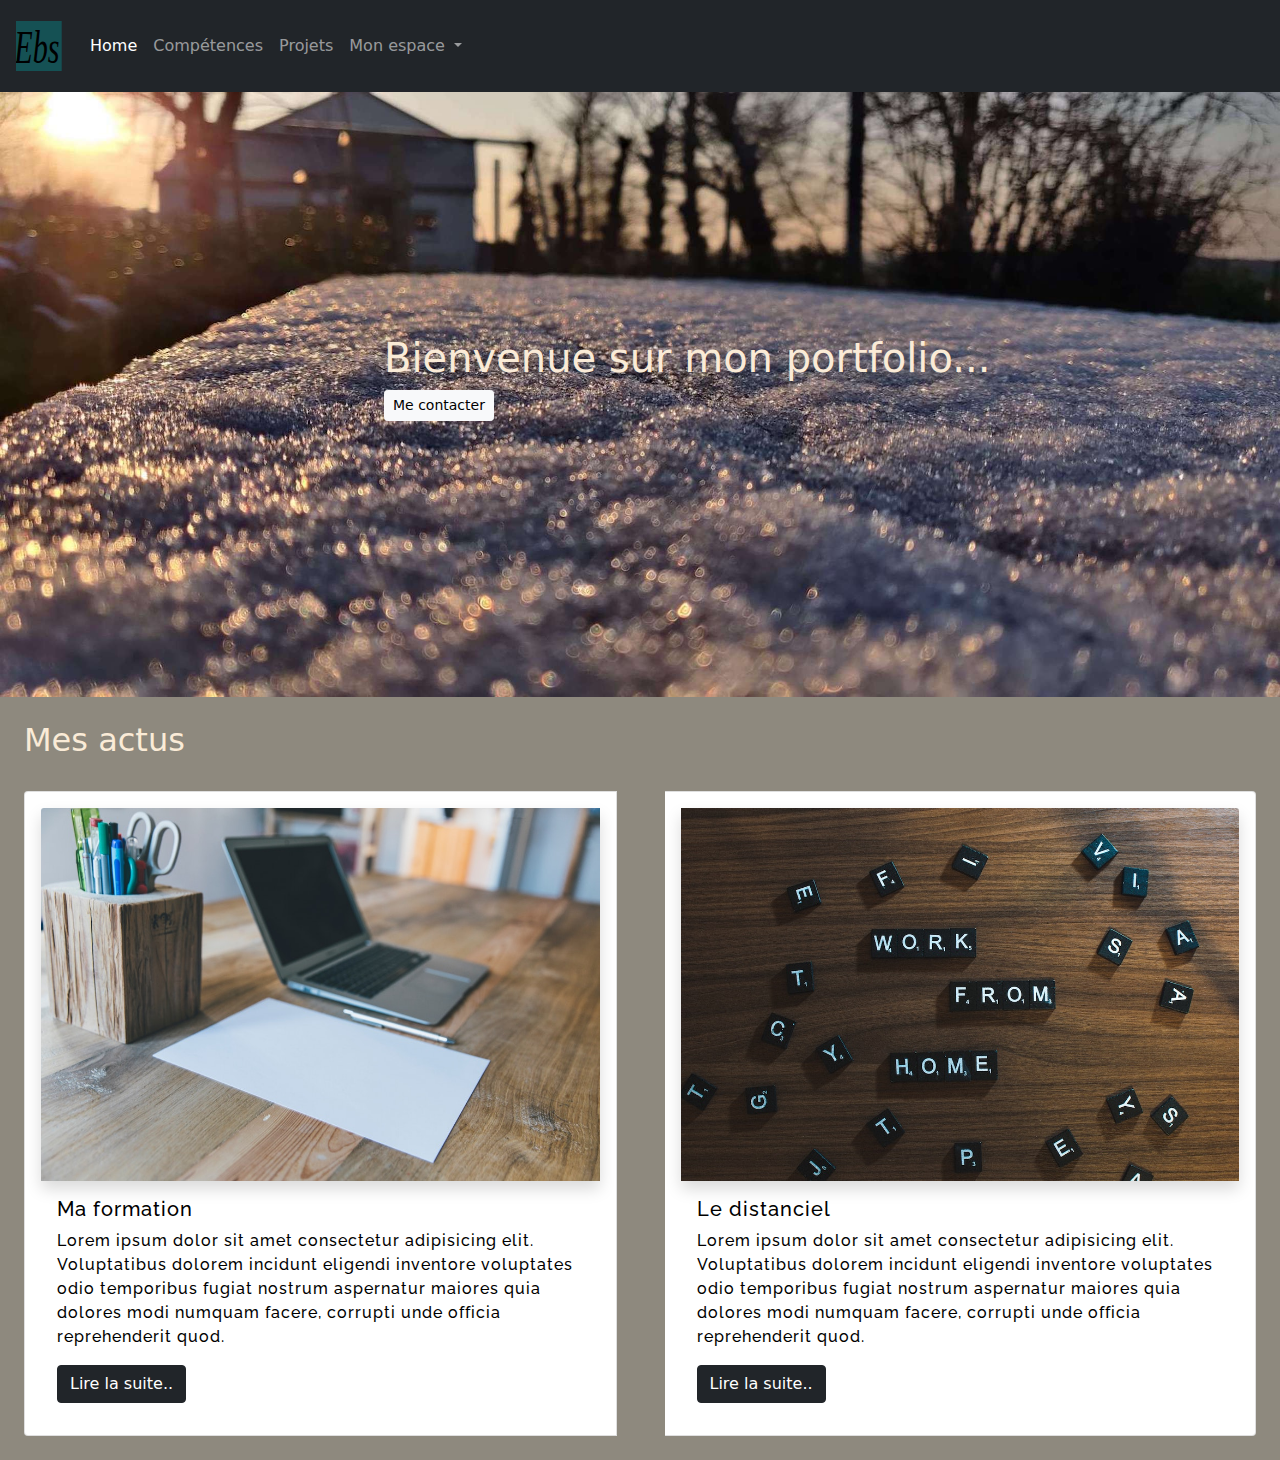
<file: index.html>
<!DOCTYPE html>
<html lang="fr">

<head>
    <meta charset="UTF-8" />
    <meta http-equiv="X-UA-Compatible" content="IE=edge" />
    <meta name="viewport" content="width=device-width, initial-scale=1.0" />
    <title>MonBlogGit</title>

    <!--  Font  -->

    <!--  CSS  -->
    <link rel="stylesheet" href="/css/bootstrap.min.css" />
    <link rel="stylesheet" href="/css/style.css" />
</head>
<!--  contenu du site  -->

<body>
    <main class="container-fluid p-0">
        <!-- Debut header  -->
        <nav class="navbar navbar-expand-lg navbar-dark bg-dark p-3">


            <button class="navbar-toggler" type="button" data-bs-toggle="collapse" data-bs-target="#navbarNavDropdown"
                aria-controls="navbarNavDropdown" aria-expanded="false" aria-label="Toggle navigation"
                style="border: 1px solid rgb(10,126,128)">

                <span class="navbar-toggler-icon" ></span>
            </button>
            <a class="navbar-brand" href="#">
                <img src="/images/Logo_Ebs2.svg" alt="" width="50" height="50" class="d-inline-block align-text-center">
            </a>
            <div class="collapse navbar-collapse" id="navbarNavDropdown">
                <ul class="navbar-nav">
                    <li class="nav-item">
                        <a class="nav-link active" aria-current="page" href="/index.html">Home</a>
                    </li>
                    <li class="nav-item">
                        <a class="nav-link" href="/page2.html">Compétences</a>
                    </li>
                    <li class="nav-item">
                        <a class="nav-link" href="/page3.html">Projets</a>
                    </li>
                    <li class="nav-item dropdown">
                        <a class="nav-link dropdown-toggle" href="#" id="navbarDropdownMenuLink" role="button"
                            data-bs-toggle="dropdown" aria-expanded="false">
                            Mon espace
                        </a>
                        <ul class="dropdown-menu" aria-labelledby="navbarDropdownMenuLink">
                            <li><a class="dropdown-item" href="/Karnalo.html">Karnalo</a></li>
                            <li>
                                <a class="dropdown-item" href="/test.html">Le moulin de la Fosse</a>
                            </li>
                            <li>
                                <a class="dropdown-item" href="#">Autres lieux</a>
                            </li>
                        </ul>
                    </li>
                </ul>
            </div>
        </nav>
        <!--  Fin header  -->

        <!--  Bannière   -->
        <section class="container-fluid banner p-0">
            <div class="ban">
                <img src="/images/hiver_givre.jpg" alt="bannière du site" class="img-fluid">
                <div class="inner-banner">
                    <h1>Bienvenue sur mon portfolio...</h1>
                    <button class="btn btn-sm btn btn-light" data-toggle="modal" data-target="#contactModal" type="button">Me contacter</button>
                </div>
            </div>
        </section>
        <!-- Fin de la bannière  -->

        <!-- Les Cards -->
        <div class="row">
            <h2 class="col-12 mt-4 mx-4">Mes actus</h2>

            <div class="card-group">
                <div class="card m-4 p-3 ">
                    <img src="/images/markus-spiske-n9O72RF_dcY-unsplash.jpg" alt="" class="card-img-top shadow">
                    <div class="card-body">
                        <h5 class="card-title">Ma formation</h5>
                        <p class="card-text">Lorem ipsum dolor sit amet consectetur adipisicing elit. Voluptatibus
                            dolorem incidunt eligendi inventore voluptates odio temporibus fugiat nostrum aspernatur
                            maiores quia dolores modi numquam facere, corrupti unde officia reprehenderit quod.</p>
                        <a href="#" class="btn btn-dark">Lire la suite..</a>
                    </div>
                </div>

                <div class="card m-4 p-3">
                    <img src="/images/nelly-antoniadou-9X1P46Y2KJo-unsplash.jpg" alt="" class="card-img-top shadow">
                    <div class="card-body">
                        <h5 class="card-title">Le distanciel</h5>
                        <p class="card-text">Lorem ipsum dolor sit amet consectetur adipisicing elit. Voluptatibus
                            dolorem incidunt eligendi inventore voluptates odio temporibus fugiat nostrum aspernatur
                            maiores quia dolores modi numquam facere, corrupti unde officia reprehenderit quod.</p>
                        <a href="#" class="btn btn-dark">Lire la suite..</a>
                    </div>
                </div>
            </div>
        </div>
        <!-- Fin des Cards -->

        <!-- le Modal -->
        <div class="modal fade" id="contactModal" tabindex="-1" role="dialog" aria-labelledby="contactModalLabel" aria-hidden="true">
            <div class="modal-dialog" role="document">
                <div class="modal-content">
                    <div class="modal-header">
                        <h5 class="modal-title" id="contactModalLabel">Me contacter</h5>
                        <button type="button" class="close" data-dismiss="modal" aria-label="Close">
                            <span aria-hidden="true" style="padding:10px;">&timesbar;</span>
                        </button>
                    </div>
                    <div class="modal-body">
                        <form>
                            <div class="form-group">
                                <label for="email">Expéditeur</label>
                                <input type="email" class="form-control" id="email" name="email">
                            </div>
                            <div class="form-group">
                                <label for="subject">Sujet</label>
                                <input type="text" class="form-control" id="subject" name="subject">
                            </div>
                            <div class="form-group">
                                <label for="message">Message</label>
                                <textarea class="form-control" id="message" name="message" rows="3"></textarea>
                            </div>
                        </form>
                    </div>
                    <div class="modal-footer">
                        <button type="button" class="btn btn-secondary" data-dismiss="modal">Fermer</button>
                        <button type="button" class="btn btn-success">Envoyer le message</button>
                    </div>
                </div>
            </div>
        </div>
        <!-- Fin Modal -->
       
        
        <!-- Les scripts -->
        <script src="https://code.jquery.com/jquery-3.4.1.slim.min.js"
        integrity="sha384-J6qa4849blE2+poT4WnyKhv5vZF5SrPo0iEjwBvKU7imGFAV0wwj1yYfoRSJoZ+n"
        crossorigin="anonymous"></script>
<script src="https://cdn.jsdelivr.net/npm/popper.js@1.16.0/dist/umd/popper.min.js"
        integrity="sha384-Q6E9RHvbIyZFJoft+2mJbHaEWldlvI9IOYy5n3zV9zzTtmI3UksdQRVvoxMfooAo"
        crossorigin="anonymous"></script>
<script src="https://stackpath.bootstrapcdn.com/bootstrap/4.4.1/js/bootstrap.min.js"
        integrity="sha384-wfSDF2E50Y2D1uUdj0O3uMBJnjuUD4Ih7YwaYd1iqfktj0Uod8GCExl3Og8ifwB6"
        crossorigin="anonymous"></script>
        <script src="https://cdn.jsdelivr.net/npm/bootstrap@5.1.1/dist/js/bootstrap.min.js"
        integrity="sha384-skAcpIdS7UcVUC05LJ9Dxay8AXcDYfBJqt1CJ85S/CFujBsIzCIv+l9liuYLaMQ/" crossorigin="anonymous">
    </script>

    </main>
</body>

</html>
</file>
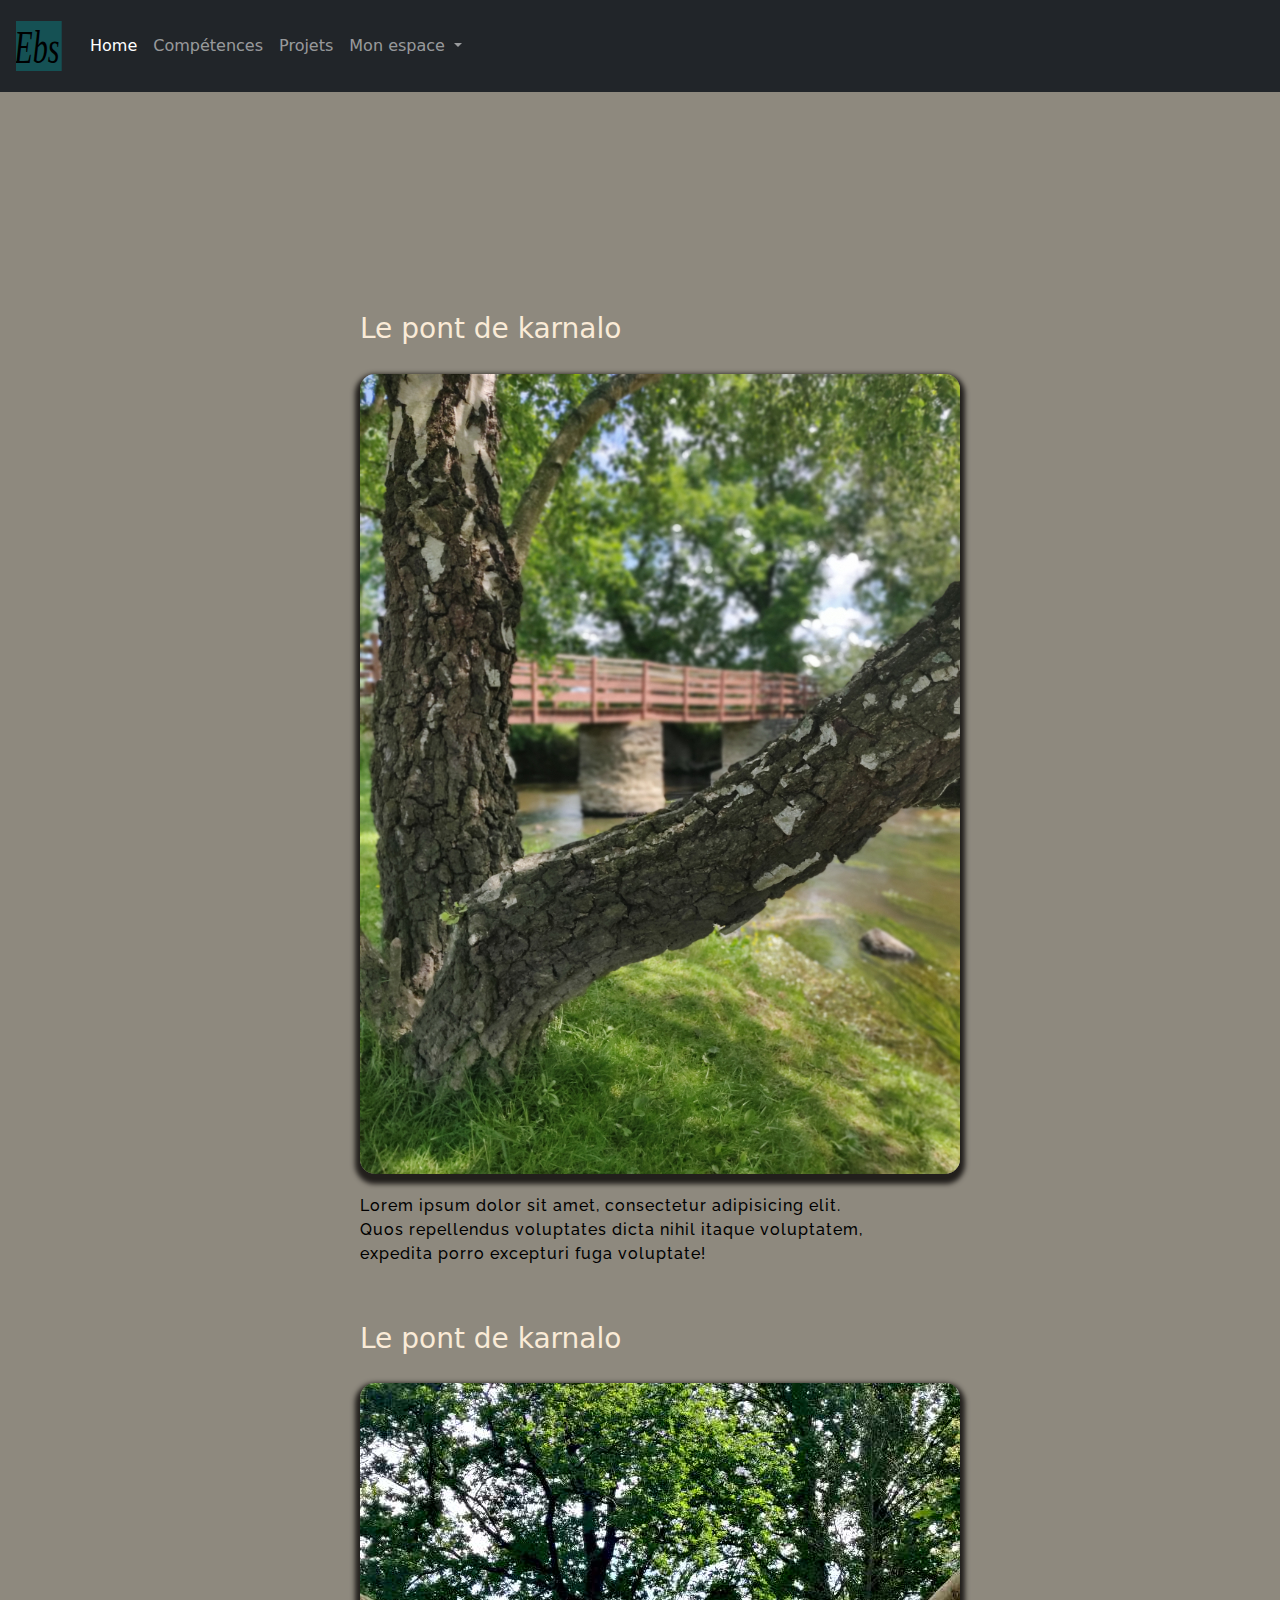
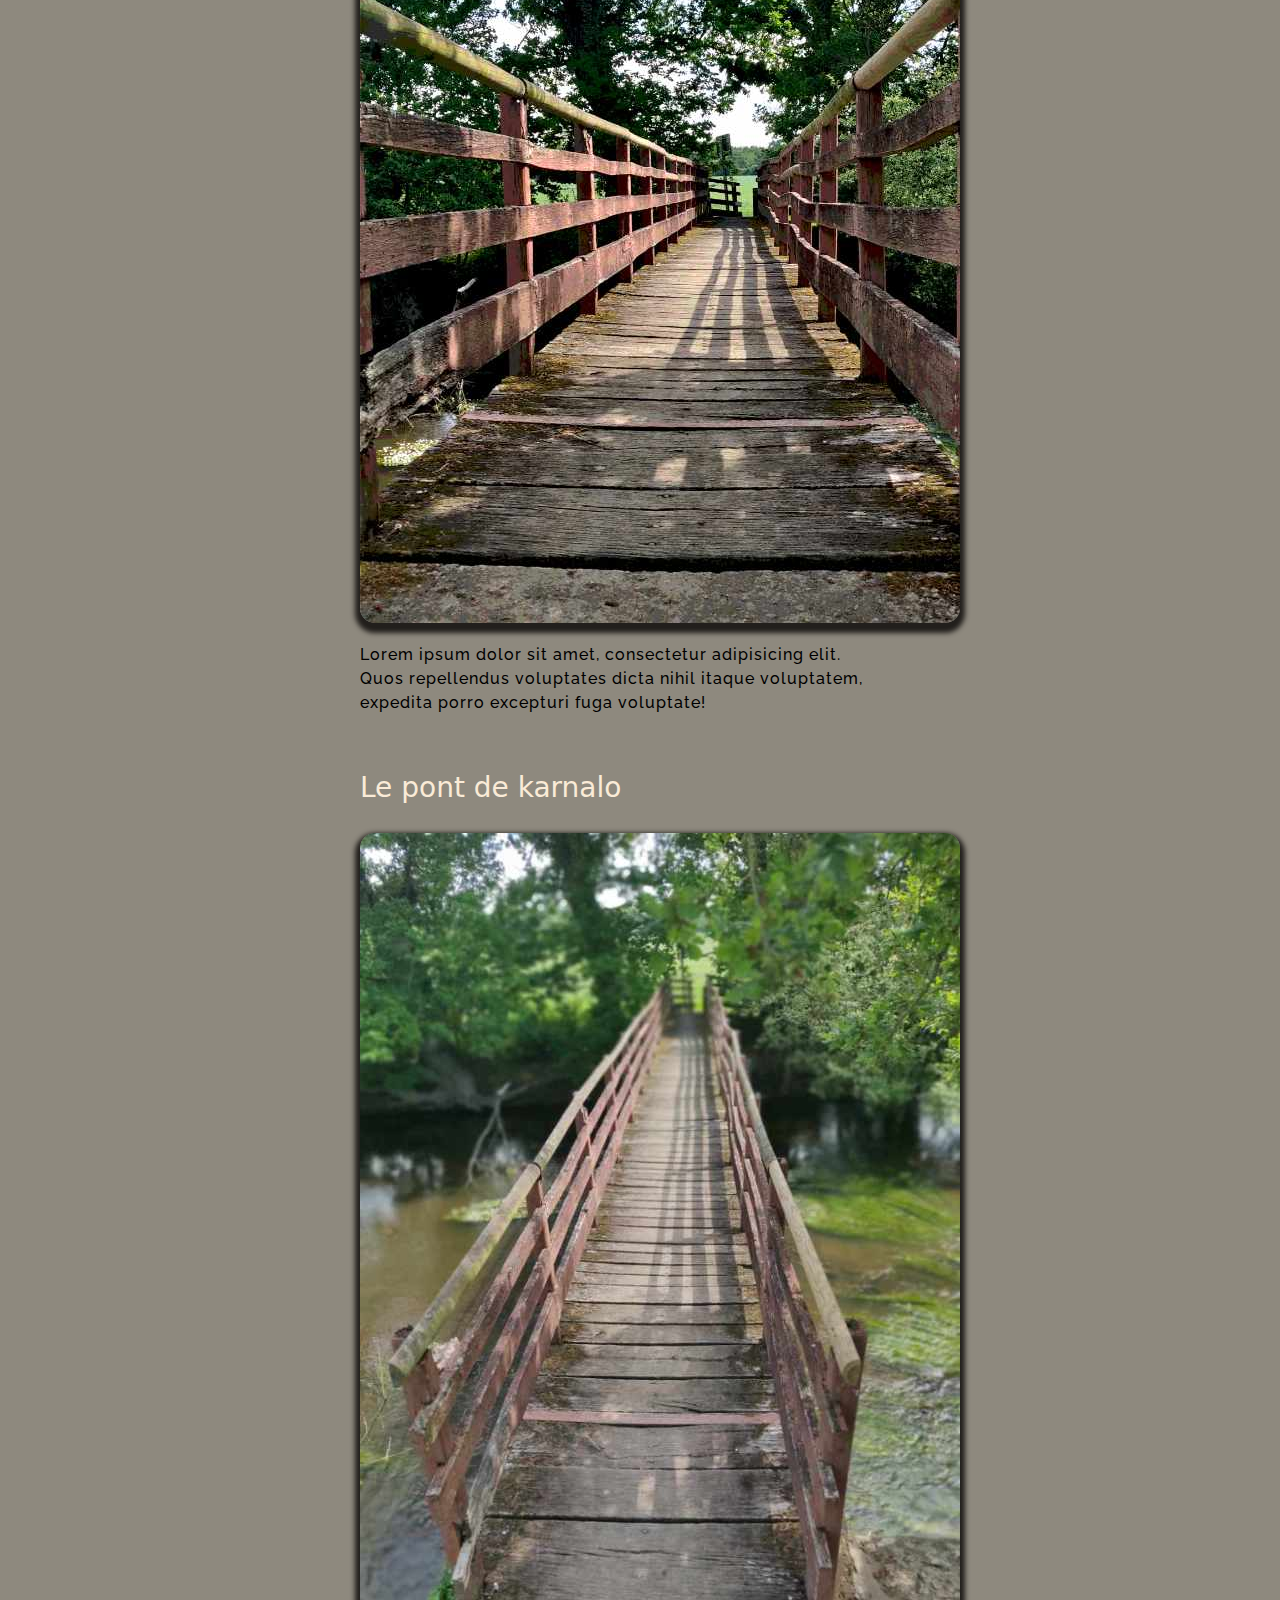
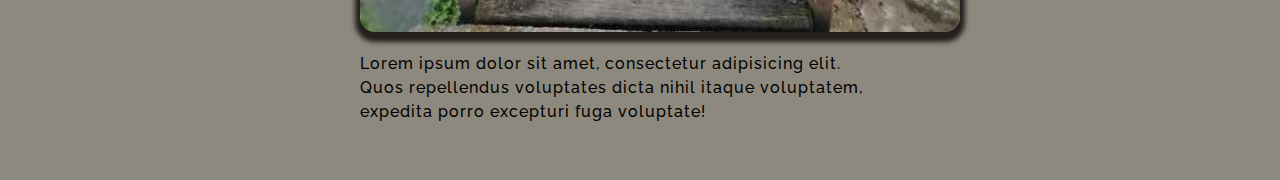
<file: Karnalo.html>
<!DOCTYPE html>
<html lang="fr">

<head>
    <meta charset="UTF-8" />
    <meta http-equiv="X-UA-Compatible" content="IE=edge" />
    <meta name="viewport" content="width=device-width, initial-scale=1.0" />
    <title>essaiGit</title>

    <!--  Font  -->

    <!--  CSS  -->
    <link rel="stylesheet" href="/css/bootstrap.min.css">
    <link rel="stylesheet" href="/css/style.css" />
</head>
<!--  contenu du site  -->

<body>
    <main class="container-fluid p-0">
        <!-- Debut header  -->
        <nav class="navbar navbar-expand-lg navbar-dark bg-dark p-3">


            <button class="navbar-toggler" type="button" data-bs-toggle="collapse" data-bs-target="#navbarNavDropdown"
                aria-controls="navbarNavDropdown" aria-expanded="false" aria-label="Toggle navigation"
                style="border: 1px solid rgb(10,126,128)">
                <span class="navbar-toggler-icon"></span>
            </button>
            <a class="navbar-brand" href="#">
                <img src="/images/Logo_Ebs2.svg" alt="" width="50" height="50" class="d-inline-block align-text-center">
            </a>
            <div class="collapse navbar-collapse" id="navbarNavDropdown">
                <ul class="navbar-nav">
                    <li class="nav-item">
                        <a class="nav-link active" aria-current="page" href="/index.html">Home</a>
                    </li>
                    <li class="nav-item">
                        <a class="nav-link" href="/page2.html">Compétences</a>
                    </li>
                    <li class="nav-item">
                        <a class="nav-link" href="/page3.html">Projets</a>
                    </li>
                    <li class="nav-item dropdown">
                        <a class="nav-link dropdown-toggle" href="#" id="navbarDropdownMenuLink" role="button"
                            data-bs-toggle="dropdown" aria-expanded="false">
                            Mon espace
                        </a>
                        <ul class="dropdown-menu" aria-labelledby="navbarDropdownMenuLink">
                            <li><a class="dropdown-item" href="#">Karnalo</a></li>
                            <li>
                                <a class="dropdown-item" href="#">Le moulin de la Fosse</a>
                            </li>
                            <li>
                                <a class="dropdown-item" href="#">Autres lieux</a>
                            </li>
                        </ul>
                    </li>
                </ul>
                
            </div>
        </nav>
        
        <!--  Fin header  -->

        <div class="container-fluid main ">
            <div class="main_imag main_foto1">
                <h3>Le pont de karnalo</h3>
                <img src="/images/Karnalo_01.jpg" alt="photo1" />
                <p>
                    Lorem ipsum dolor sit amet, consectetur adipisicing elit.<br />
                    Quos repellendus voluptates dicta nihil itaque voluptatem,<br />
                    expedita porro excepturi fuga voluptate!
                </p>
            </div>
            <div class="main_imag main_foto2">
                <h3>Le pont de karnalo</h3>
                <img src="/images/pont-Karnalo02.jpg" alt="photo2" />
                <p>
                    Lorem ipsum dolor sit amet, consectetur adipisicing elit.<br />
                    Quos repellendus voluptates dicta nihil itaque voluptatem,<br />
                    expedita porro excepturi fuga voluptate!
                </p>
            </div>
            <div class="main_imag main_foto3">
                <h3>Le pont de karnalo</h3>
                <img src="/images/Pont-Karnalo03b.jpg" alt="photo3" />
                <p>
                    Lorem ipsum dolor sit amet, consectetur adipisicing elit.<br />
                    Quos repellendus voluptates dicta nihil itaque voluptatem,<br />
                    expedita porro excepturi fuga voluptate!
                </p>
            </div>
        </div>
    </main>
    <script src="https://cdn.jsdelivr.net/npm/bootstrap@5.1.1/dist/js/bootstrap.min.js"
        integrity="sha384-skAcpIdS7UcVUC05LJ9Dxay8AXcDYfBJqt1CJ85S/CFujBsIzCIv+l9liuYLaMQ/" crossorigin="anonymous">
    </script>

</body>

</html>
</file>
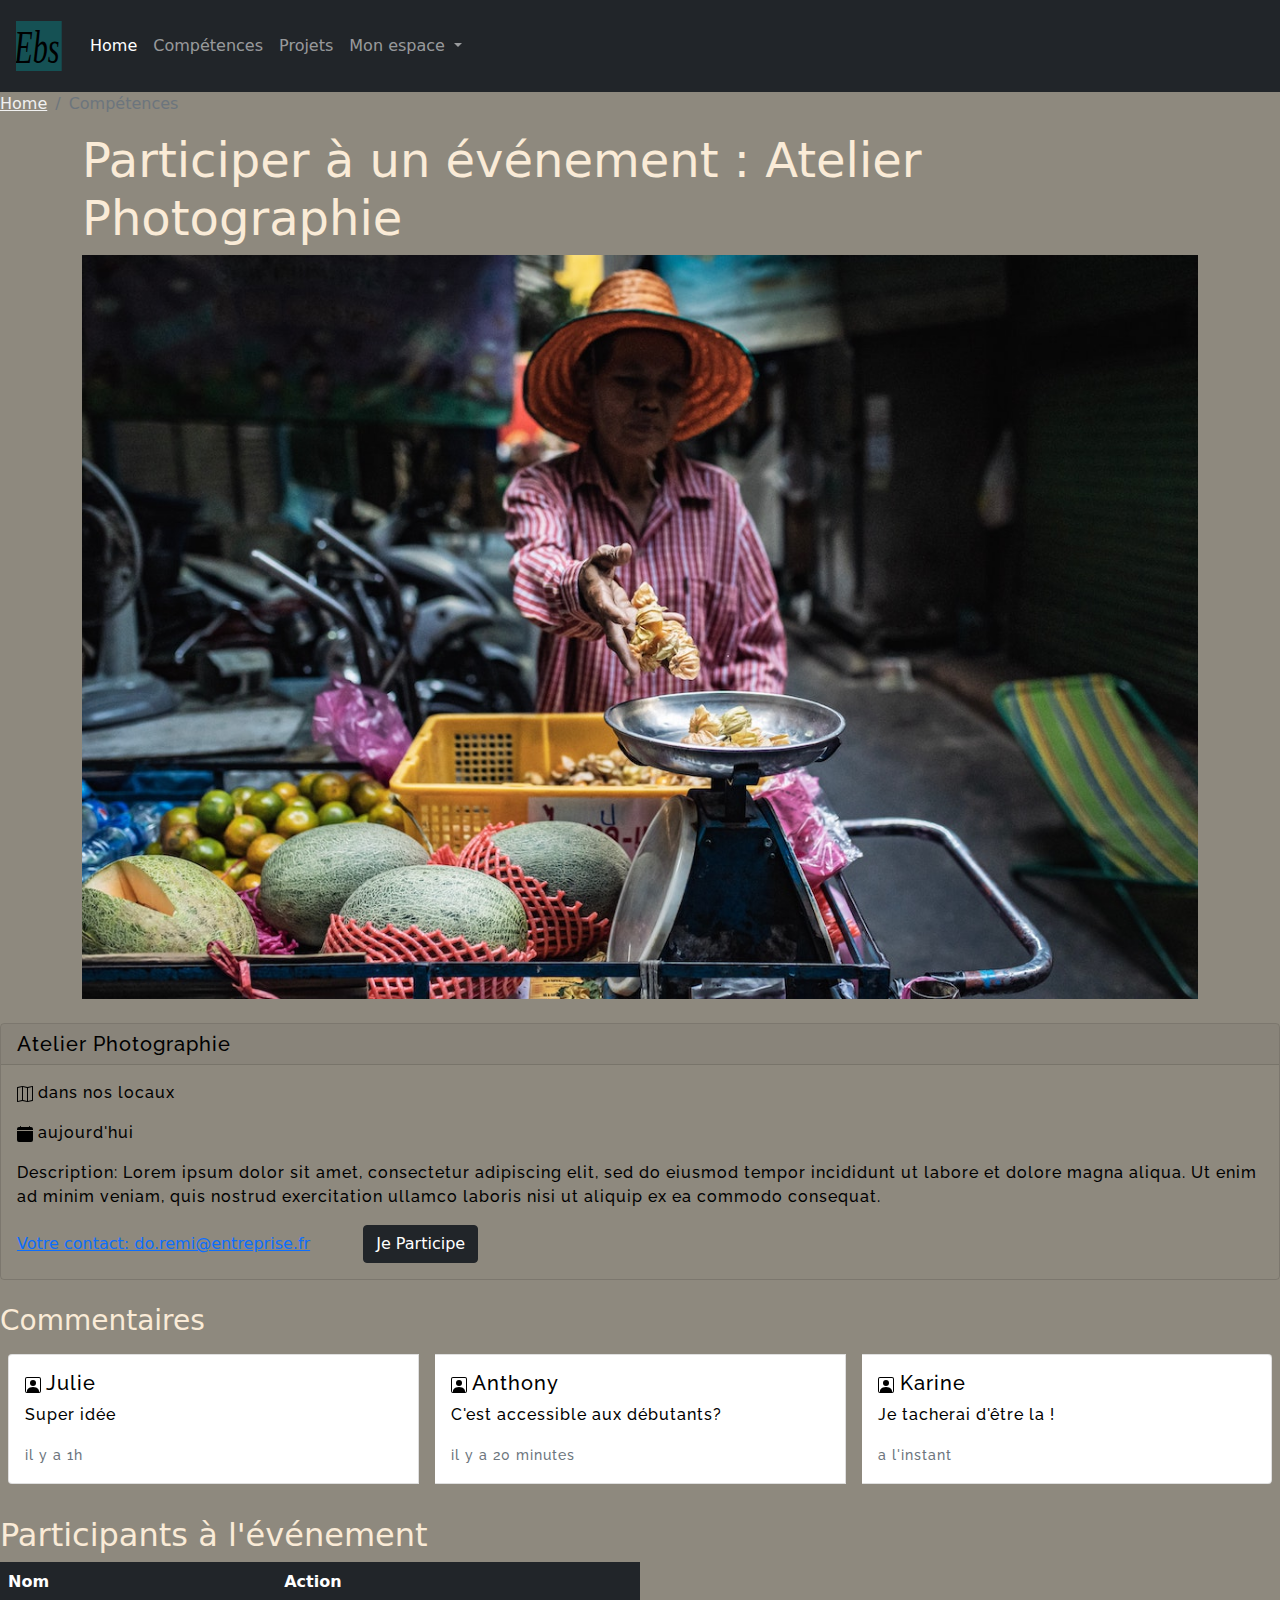
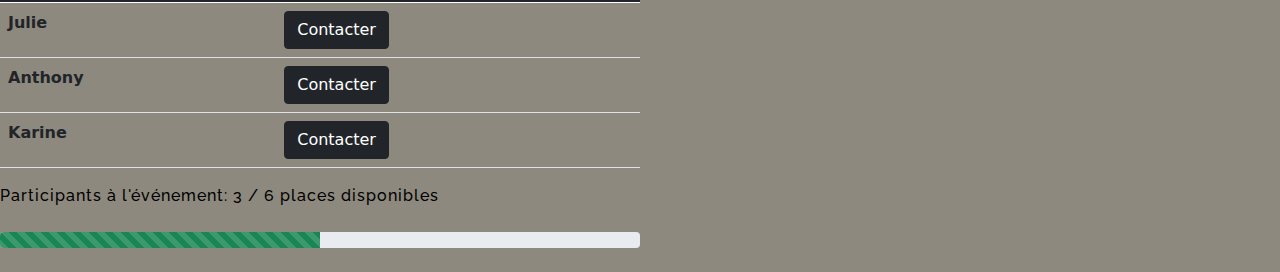
<file: page2.html>
<!DOCTYPE html>
<html lang="fr">

<head>
    <meta charset="UTF-8" />
    <meta http-equiv="X-UA-Compatible" content="IE=edge" />
    <meta name="viewport" content="width=device-width, initial-scale=1.0" />
    <title>MonBlogGit</title>

    <!--  Font  -->

    <!--  CSS  -->
    <link rel="stylesheet" href="/css/bootstrap.min.css" />
    <link rel="stylesheet" href="/css/style.css" />
</head>
<!--  contenu du site  -->

<body>
    <main class="container-fluid p-0">
        <!-- Debut header  -->
        <nav class="navbar navbar-expand-lg navbar-dark bg-dark p-3">


            <button class="navbar-toggler" type="button" data-bs-toggle="collapse" data-bs-target="#navbarNavDropdown"
                aria-controls="navbarNavDropdown" aria-expanded="false" aria-label="Toggle navigation"
                style="border: 1px solid rgb(10,126,128)">
                <span class="navbar-toggler-icon"></span>
            </button>
            <a class="navbar-brand" href="#">
                <img src="/images/Logo_Ebs2.svg" alt="" width="50" height="50" class="d-inline-block align-text-center">
            </a>
            <div class="collapse navbar-collapse" id="navbarNavDropdown">
                <ul class="navbar-nav">
                    <li class="nav-item">
                        <a class="nav-link active" aria-current="page" href="/index.html">Home</a>
                    </li>
                    <li class="nav-item">
                        <a class="nav-link" href="/page2.html">Compétences</a>
                    </li>
                    <li class="nav-item">
                        <a class="nav-link" href="/page3.html">Projets</a>
                    </li>
                    <li class="nav-item dropdown">
                        <a class="nav-link dropdown-toggle" href="#" id="navbarDropdownMenuLink" role="button"
                            data-bs-toggle="dropdown" aria-expanded="false">
                            Mon espace
                        </a>
                        <ul class="dropdown-menu" aria-labelledby="navbarDropdownMenuLink">
                            <li><a class="dropdown-item" href="/Karnalo.html">Karnalo</a></li>
                            <li>
                                <a class="dropdown-item" href="#">Le moulin de la Fosse</a>
                            </li>
                            <li>
                                <a class="dropdown-item" href="#">Autres lieux</a>
                            </li>
                        </ul>
                    </li>
                </ul>
            </div>
        </nav>
        <!--  Fin header  -->
        <!-- evercice tp -->

        <nav aria-label="breadcrumb">
            <ol class="breadcrumb">
                <li class="breadcrumb-item"><a href="#" style="color:#f1f1f1;">Home</a></li>
                <li class="breadcrumb-item active">Compétences</li>
            </ol>
        </nav>

        <main>
            <section>
                <div class="jumbotron jumbotron-fluid">
                    <div class="container">
                        <h1 class="display-5"> Participer à un événement : Atelier Photographie </h1>
                        <img src="/images/streets-of-food-oxMP_Hs9IjA-unsplash.jpg" alt="" class="img-fluid">
                    </div>
                </div>

                <div class="card bg-transparent mt-4">
                    <h5 class="card-header"> Atelier Photographie</h5>
                    <div class="card-body">
                        <p class="card-text"><img src="/images/map.svg" alt=""> dans nos locaux</p>
                        <p class="card-text"><img src="/images/calendar-fill.svg" alt=""> aujourd'hui</p>
                        <p class="card-text">
                            Description: Lorem ipsum dolor sit amet, consectetur adipiscing elit, sed do eiusmod tempor
                            incididunt ut
                            labore et dolore magna aliqua. Ut enim ad minim veniam, quis nostrud exercitation ullamco
                            laboris nisi ut
                            aliquip ex ea commodo consequat.
                        </p>
                        <a href="#">Votre contact: do.remi@entreprise.fr</a>
                        <button type="button" class="btn btn-dark mx-5">Je Participe</button>
                    </div>
                </div>
                <h3 class="mt-4">Commentaires</h3>
                <div class="card-group ">
                    <div class="card m-2">
                        <div class="card-body">
                            <h5 class="card-title"> <img src="/images/person-square.svg" alt=""> Julie</h5>
                            <p class="card-text">Super idée</p>
                            <p class="card-text"> <small class="text-muted">il y a 1h</small> </p>
                        </div>
                    </div>
                    <div class="card m-2">
                        <div class="card-body">
                            <h5 class="card-title"> <img src="/images/person-square.svg" alt=""> Anthony</h5>
                            <p class="card-text">C'est accessible aux débutants?</p>
                            <p class="card-text"> <small class="text-muted">il y a 20 minutes</small> </p>
                        </div>
                    </div>
                    <div class="card m-2">
                        <div class="card-body">
                            <h5 class="card-title"> <img src="/images/person-square.svg" alt=""> Karine</h5>
                            <p class="card-text">Je tacherai d'être la !</p>
                            <p class="card-text"> <small class="text-muted">a l'instant</small> </p>
                        </div>
                    </div>
                </div>
            </section>

            <section>
                <h2 class="mt-4">Participants à l'événement</h2>
                <table class="table table-hover" style="width: 50%;">
                    <thead class="table-dark">
                        <tr>
                            <th scope="col">Nom</th>
                            <th scope="col">Action</th>
                        </tr>
                    </thead>
                    <tbody>
                        <tr>
                            <th scope="row">Julie</th>
                            <td><button class="btn btn-dark">Contacter</button></td>
                        </tr>
                        <tr>
                            <th scope="row">Anthony</th>
                            <td> <button class="btn btn-dark">Contacter</button></td>
                        </tr>
                        <tr>
                            <th scope="row">Karine</th>
                            <td> <button class="btn btn-dark">Contacter</button></td>
                        </tr>
                    </tbody>
                </table>
                <p class="my-3"> Participants à l'événement: 3 / 6 places disponibles </p>
                <!-- Progression -->
        <div class="progress my-4 " style="width: 50%;">
            <div class="progress-bar progress-bar-striped bg-success"
            role="progressbar"
            style="width: 50%;"
            aria-valuenow="50"
            aria-valuemin="0"
            aria-valuemax="100"
            >
            </div>
        </div>
            </section>
        </main>


        <!-- Les scripts -->
        <script src="https://code.jquery.com/jquery-3.4.1.slim.min.js"
            integrity="sha384-J6qa4849blE2+poT4WnyKhv5vZF5SrPo0iEjwBvKU7imGFAV0wwj1yYfoRSJoZ+n" crossorigin="anonymous">
        </script>
        <script src="https://cdn.jsdelivr.net/npm/popper.js@1.16.0/dist/umd/popper.min.js"
            integrity="sha384-Q6E9RHvbIyZFJoft+2mJbHaEWldlvI9IOYy5n3zV9zzTtmI3UksdQRVvoxMfooAo" crossorigin="anonymous">
        </script>
        <script src="https://stackpath.bootstrapcdn.com/bootstrap/4.4.1/js/bootstrap.min.js"
            integrity="sha384-wfSDF2E50Y2D1uUdj0O3uMBJnjuUD4Ih7YwaYd1iqfktj0Uod8GCExl3Og8ifwB6" crossorigin="anonymous">
        </script>
        <script src="https://cdn.jsdelivr.net/npm/bootstrap@5.1.1/dist/js/bootstrap.min.js"
            integrity="sha384-skAcpIdS7UcVUC05LJ9Dxay8AXcDYfBJqt1CJ85S/CFujBsIzCIv+l9liuYLaMQ/" crossorigin="anonymous">
        </script>
        

    </main>
</body>

</html>
</file>
<file: css/style.css>
/* FONT  font-family: 'Raleway', sans-serif;  */
@import url('https://fonts.googleapis.com/css2?family=Raleway:wght@300;400;500;600&display=swap');

body, html,* {
    box-sizing: border-box;
    margin: 0;
    padding: 0;

}

body {
    color: antiquewhite;
    /* background: linear-gradient(45deg, #513f28, #404c26); */
    background:#8E897E ;
   
}

.main {
    display: flex;
    flex-direction: column;
    width: 100vw;
    align-items: center;
    justify-content: center;
    margin: 20px;
}

p, h5 {
    font-family: 'Raleway', sans-serif;
    font-weight: 500;
    letter-spacing: 1px;
    color: black;
}

.main>.main_imag {
    margin: 20px 0;
}

.main>.main_foto1 {
    margin-top: 200px;
}

.main>.main_imag>img {
    border-radius: 15px;
    max-width: 100%;
    margin: 20px 0;
    box-shadow: rgb(34, 31, 28) 0px 5px 5px 5px;

}
.form-group label {
    color: black;
}
.ban{
    position: relative; 
}
.inner-banner{
    position: absolute;
    left: 30%;
    top: 40%;
    animation: ease 2s moveText;
}
@keyframes moveText {
    from {
        opacity: 0;
        left: -10%;
    }
    to {
        opacity: 1;
    }
}
</file>
